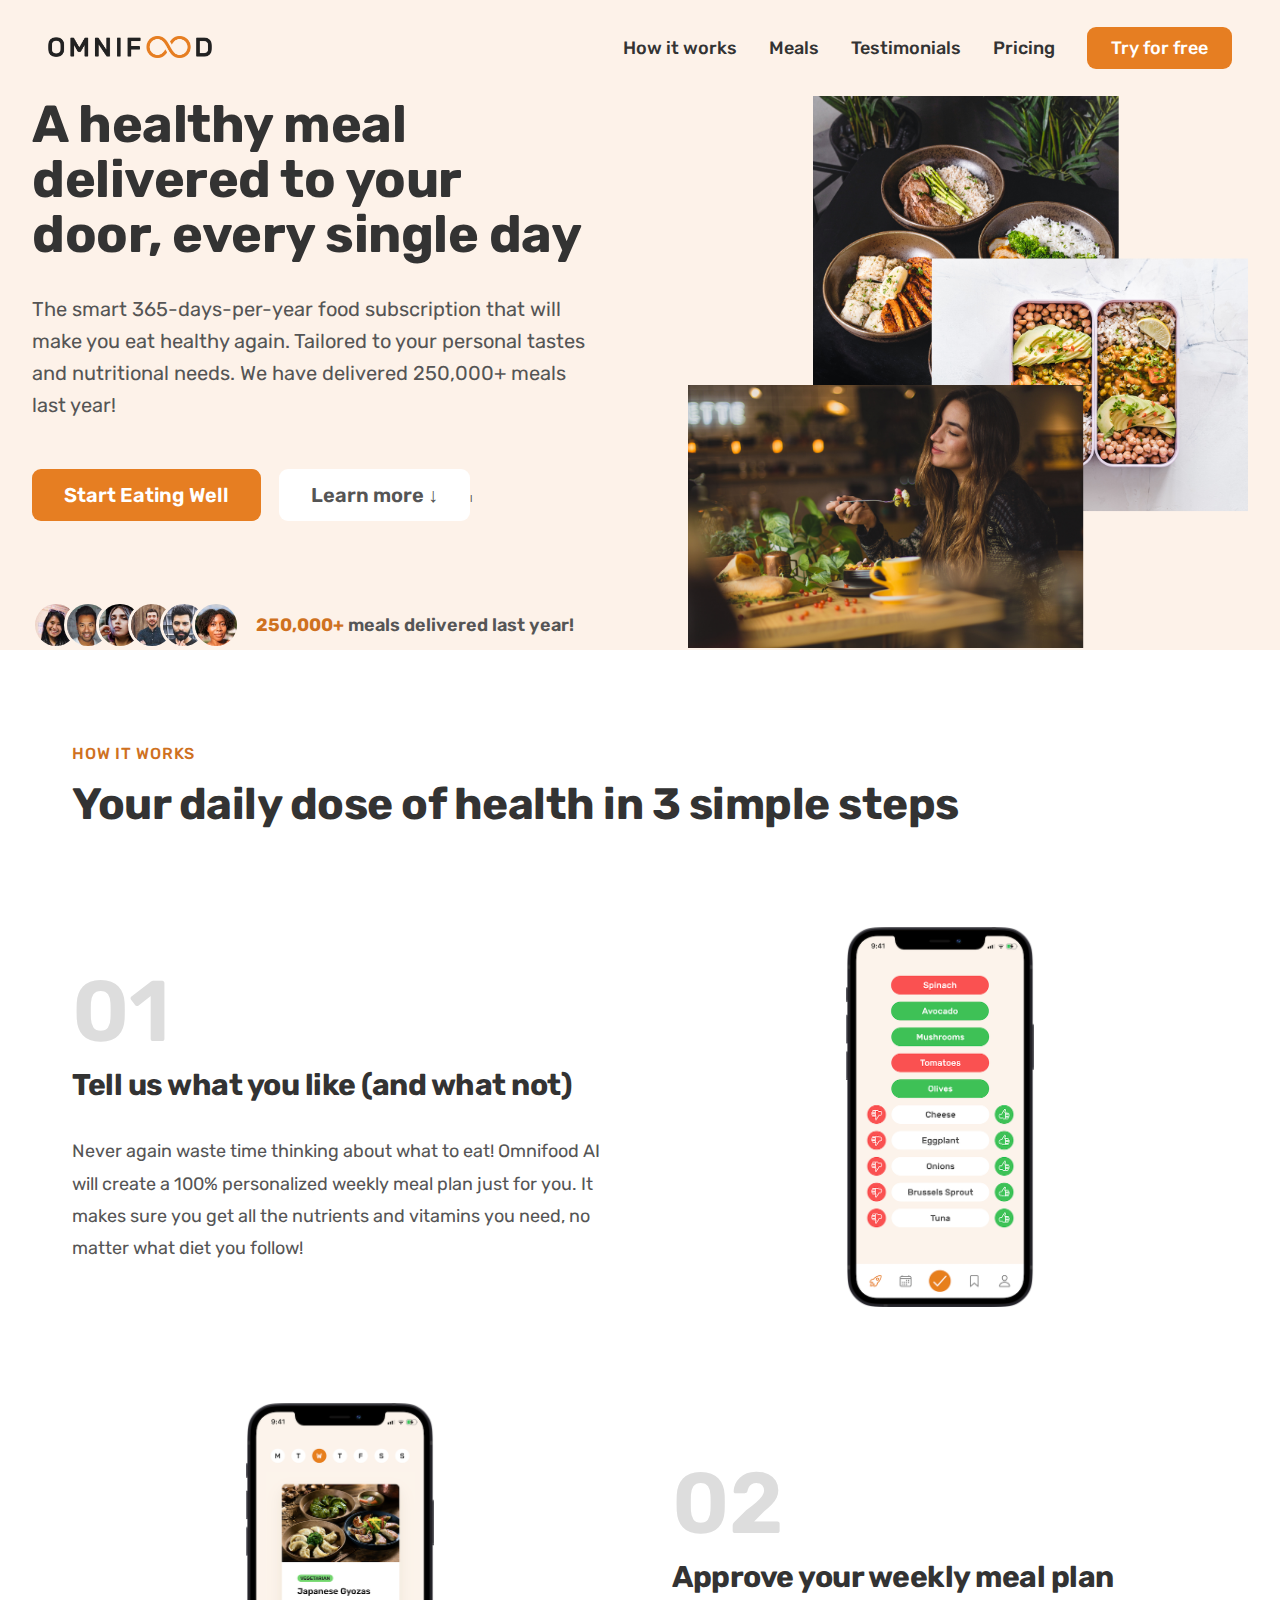
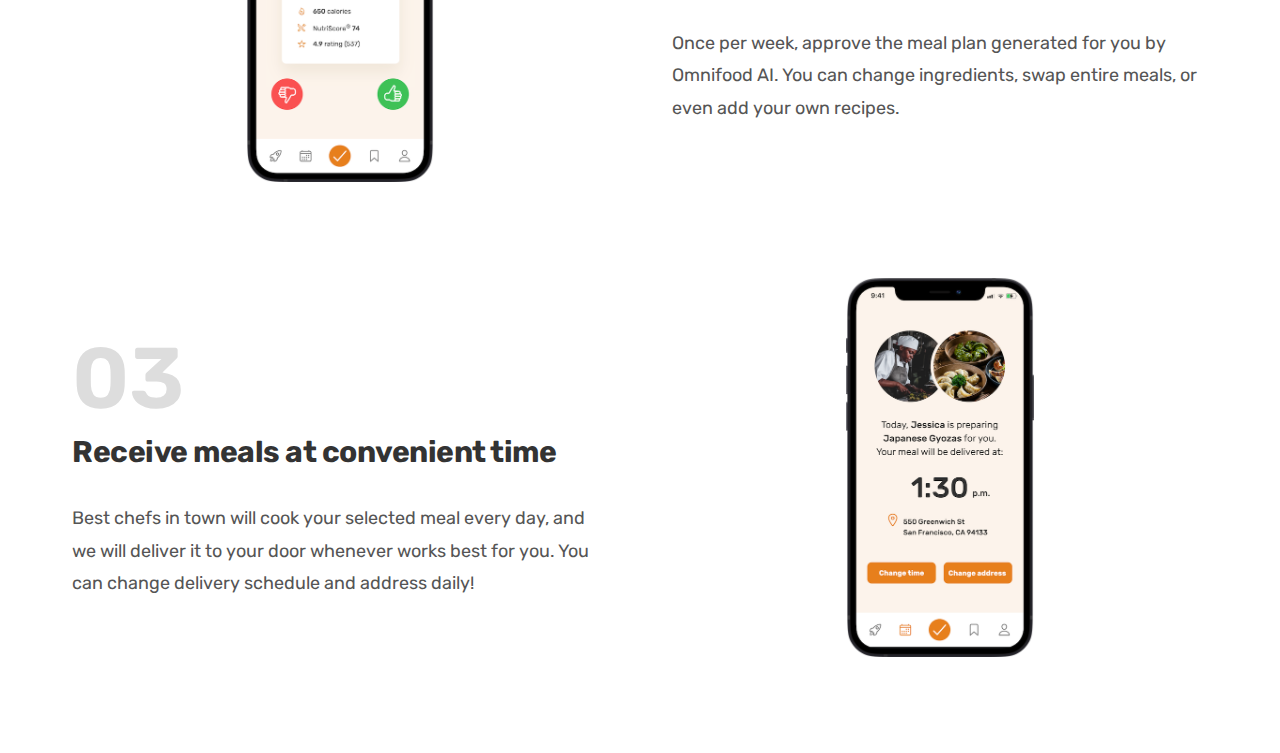
<file: 07-Omnifood-Desktop/index.html>
<!DOCTYPE html>
<html lang="en">
<head>
  <meta charset="UTF-8">
  <meta name="viewport" content="width=device-width, initial-scale=1.0">
  <link rel="preconnect" href="https://fonts.googleapis.com">
  <link rel="preconnect" href="https://fonts.gstatic.com" crossorigin>
  <link href="https://fonts.googleapis.com/css2?family=Rubik:wght@400;500;600;700&display=swap" rel="stylesheet">
  <link rel="stylesheet" href="./css/style.css">
  <title>Omnifood</title>
</head>
<body>
  <header class="header">
    <a href="#">
      <img class="logo" alt="Omnifood logo" src="img/omnifood-logo.png" />
    </a>
    <nav class="main-nav">
      <ul class="main-nav-list">
        <li><a class="main-nav-link" href="#">How it works</a></li>
        <li><a class="main-nav-link" href="#">Meals</a></li>
        <li><a class="main-nav-link" href="#">Testimonials</a></li>
        <li><a class="main-nav-link" href="#">Pricing</a></li>
        <li><a class="main-nav-link nav-cta" href="#">Try for free</a></li>
      </ul>
    </nav>
  </header>
  <section class="section-hero">
    <div class="hero">

      <div class="hero-text-box">
        <h1 class="heading-primary">
          A healthy meal delivered to your door, every single day
        </h1>
        <p class="hero-description">
          The smart 365-days-per-year food subscription that will make you eat healthy again. Tailored to your personal tastes and nutritional needs. We have delivered 250,000+ meals last year!
        </p>
        <a href="#" class="btn btn--full margin-right-sm">Start Eating Well</a>
        <a href="#" class="btn btn--outline">Learn more &darr;</a>l
        <div class="delivered-meals">
          <div class="delivered-imgs">
            <img src="img/customers/customer-1.jpg" alt="Customer photo" />
            <img src="img/customers/customer-2.jpg" alt="Customer photo" />
            <img src="img/customers/customer-3.jpg" alt="Customer photo" />
            <img src="img/customers/customer-4.jpg" alt="Customer photo" />
            <img src="img/customers/customer-5.jpg" alt="Customer photo" />
            <img src="img/customers/customer-6.jpg" alt="Customer photo" />
          </div>
          <p class="delivered-text">
            <span>250,000+</span> meals delivered last year!
          </p>
        </div>
      </div>
      <div class="hero-img-box">
        <img src="img/hero.png" class="hero-img" alt="Woman enjoying food, meals in storage container, and food bowls on a table"/>
      </div>
    </div>
  </section>

  <section class="section-how">
    <div class="container">
      <span class="subheading">How it works</span>
      <h2 class="heading-secondary">
        Your daily dose of health in 3 simple steps
      </h2>
    </div>

    <div class="container grid grid--2-cols  grid--center-v">
      <!-- step 01 -->
      <div class="step-text-box">
        <p class="step-number">01</p>
        <h3 class="heading-tertiary">
          Tell us what you like (and what not)
        </h3>
        <p class="step-description">
          Never again waste time thinking about what to eat! Omnifood AI
          will create a 100% personalized weekly meal plan just for you. It
          makes sure you get all the nutrients and vitamins you need, no
          matter what diet you follow!
        </p>
      </div>
      <div class="step-img-box">
        <img src="img/app/app-screen-1.png"
        class="step-img" alt="iPhone app preferences selection screen"/>
      </div>
      <!-- step 02 -->
      <div class="step-img-box">
        <img src="img/app/app-screen-2.png"
        class="step-img" alt="iPhone app meal approving plan screen"/>
      </div>
      <div class="step-text-box">
        <p class="step-number">02</p>
        <h3 class="heading-tertiary">Approve your weekly meal plan</h3>
        <p class="step-description">
          Once per week, approve the meal plan generated for you by Omnifood
          AI. You can change ingredients, swap entire meals, or even add
          your own recipes.
        </p>
      </div>
      <!-- step 03 -->
      <div class="step-text-box">
        <p class="step-number">03</p>
        <h3 class="heading-tertiary">Receive meals at convenient time</h3>
        <p class="step-description">
          Best chefs in town will cook your selected meal every day, and we
          will deliver it to your door whenever works best for you. You can
          change delivery schedule and address daily!
        </p>
      </div>
      <div class="step-img-box">
        <img src="img/app/app-screen-3.png"
        class="step-img" alt="iPhone app delivery screen"/>
      </div>
    </div>
  </section>
</body>
</html>
</file>
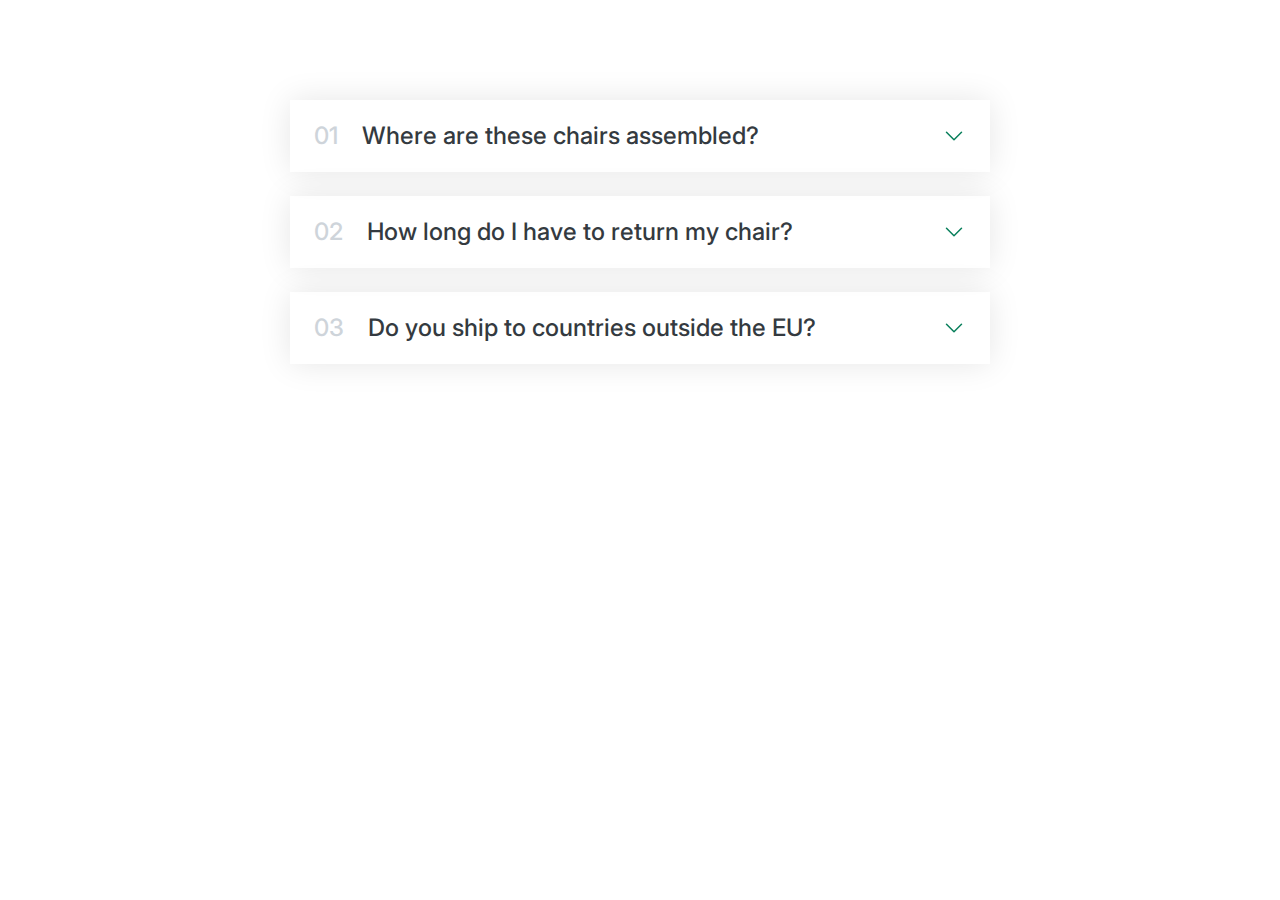
<file: 01-accordian.html>
<!DOCTYPE html>
<html lang="en">

<head>
  <meta charset="UTF-8">
  <meta name="viewport" content="width=device-width, initial-scale=1.0">
  <title>Accordian Component</title>
  <link href="https://fonts.googleapis.com/css2?family=Inter:wght@400;500;700&display=swap" rel="stylesheet" />
  <link rel="stylesheet" href="styleAccordian.css" />
  <script src="01-accordian.js"></script>
</head>

<body>
  <div class="accordion" id="example1234">
    <div class="item" id="1" onclick="whichItem(1)">
      <p class="number">01</p>
      <p class="text">Where are these chairs assembled?</p>
      <svg xmlns="http://www.w3.org/2000/svg" fill="none" viewBox="0 0 24 24" stroke-width="1.5" stroke="currentColor"
        class="icon">
        <path stroke-linecap="round" stroke-linejoin="round" d="M19.5 8.25l-7.5 7.5-7.5-7.5" />
      </svg>
      <div class="hidden-box">
        <p>
          Lorem ipsum dolor sit amet consectetur adipisicing elit. Adipisci voluptatibus fugiat in fugit quisquam
          placeat
          iusto tempora molestiae eligendi. Nemo, magnam. Numquam, dignissimos odit maxime voluptatem explicabo quae
          delectus illum?
        </p>
        <ul>
          <li>Lorem ipsum dolor sit amet consectetur adipisicing possimus elit. </li>
          <li>Architecto necessitatibus dignissimos iusto repudiandae cupiditate</li>
          <li>praesentium cum laudantium cupiditate, blanditiis deleniti assumenda</li>
          <li>exercitationem? Aut necessitatibus blanditiis consequatur veniam? </li>
        </ul>
      </div>
    </div>

    <div class="item" id="2" onclick="whichItem(2)">
      <p class="number">02</p>
      <p class="text">How long do I have to return my chair?</p>
      <svg xmlns="http://www.w3.org/2000/svg" fill="none" viewBox="0 0 24 24" stroke-width="1.5" stroke="currentColor"
        class="icon">
        <path stroke-linecap="round" stroke-linejoin="round" d="M19.5 8.25l-7.5 7.5-7.5-7.5" />
      </svg>
      <div class="hidden-box">
        <p>
          Lorem ipsum dolor sit amet consectetur adipisicing elit. Adipisci voluptatibus fugiat in fugit quisquam
          placeat
          iusto tempora molestiae eligendi. Nemo, magnam. Numquam, dignissimos odit maxime voluptatem explicabo quae
          delectus illum?
        </p>
        <ul>
          <li>Lorem ipsum dolor sit amet consectetur adipisicing possimus elit. </li>
          <li>Architecto necessitatibus dignissimos iusto repudiandae cupiditate</li>
          <li>praesentium cum laudantium cupiditate, blanditiis deleniti assumenda</li>
          <li>exercitationem? Aut necessitatibus blanditiis consequatur veniam? </li>
        </ul>
      </div>
    </div>
    <div class="item" id="3" onclick="whichItem(3)">
      <p class="number">03</p>
      <p class="text">Do you ship to countries outside the EU?</p>
      <svg xmlns="http://www.w3.org/2000/svg" fill="none" viewBox="0 0 24 24" stroke-width="1.5" stroke="currentColor"
        class="icon">
        <path stroke-linecap="round" stroke-linejoin="round" d="M19.5 8.25l-7.5 7.5-7.5-7.5" />
      </svg>
      <div class="hidden-box">
        <p>
          Lorem ipsum dolor sit amet consectetur adipisicing elit. Adipisci voluptatibus fugiat in fugit quisquam
          placeat
          iusto tempora molestiae eligendi. Nemo, magnam. Numquam, dignissimos odit maxime voluptatem explicabo quae
          delectus illum?
        </p>
        <ul>
          <li>Lorem ipsum dolor sit amet consectetur adipisicing possimus elit. </li>
          <li>Architecto necessitatibus dignissimos iusto repudiandae cupiditate</li>
          <li>praesentium cum laudantium cupiditate, blanditiis deleniti assumenda</li>
          <li>exercitationem? Aut necessitatibus blanditiis consequatur veniam? </li>
        </ul>
      </div>
    </div>
  </div>

  <!-- <div id="example1234"></div> -->

</body>

</html>
</file>
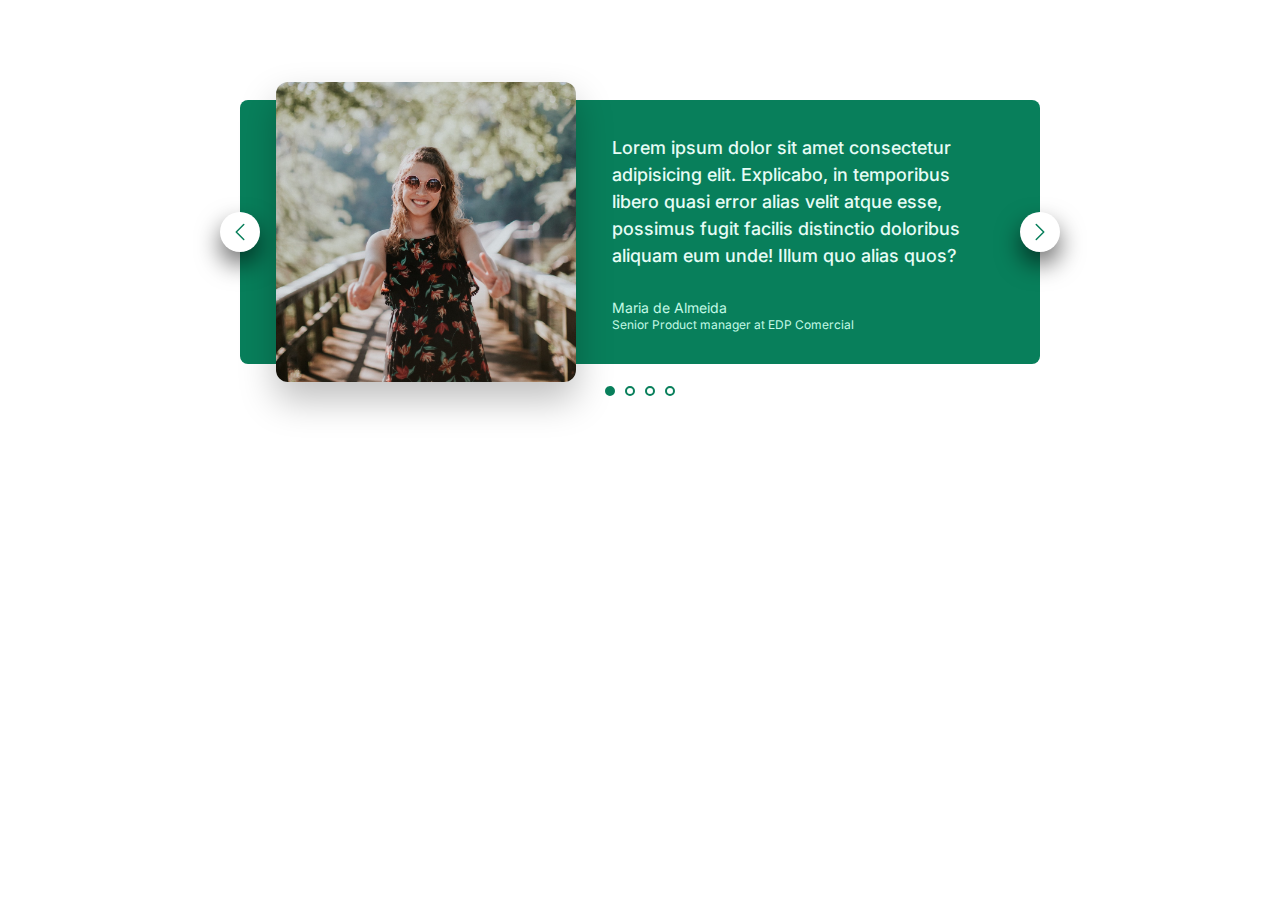
<file: 02-carousel.html>
<!DOCTYPE html>
<html lang="en">

<head>
  <meta charset="UTF-8">
  <meta name="viewport" content="width=device-width, initial-scale=1.0">
  <title>Carousel Component</title>
  <link href="https://fonts.googleapis.com/css2?family=Inter:wght@400;500;700&display=swap" rel="stylesheet" />
  <link rel="stylesheet" href="02-carousel.css" />
</head>

<body>
<div class="carousel">
  <img src="maria.jpg" alt="Maria"/>
  <blockquote class="testmonial">
    <p class="testmonial-text">
      Lorem ipsum dolor sit amet consectetur adipisicing elit. Explicabo, in temporibus libero quasi error alias velit atque esse, possimus fugit facilis distinctio doloribus aliquam eum unde! Illum quo alias quos?
    </p>
    <p class="testmonial-author">Maria de Almeida</p>
    <p class="testmonial-job">Senior Product manager at EDP Comercial</p>
  </blockquote>
  <button class="btn btn--left">
    <svg xmlns="http://www.w3.org/2000/svg" fill="none" viewBox="0 0 24 24" stroke-width="1.5" stroke="currentColor" class="btn-icon">
      <path stroke-linecap="round" stroke-linejoin="round" d="M15.75 19.5L8.25 12l7.5-7.5" />
    </svg>
    
  </button>
  <button class="btn btn--right">
    <svg xmlns="http://www.w3.org/2000/svg" fill="none" viewBox="0 0 24 24" stroke-width="1.5" stroke="currentColor" class="btn-icon">
      <path stroke-linecap="round" stroke-linejoin="round" d="M8.25 4.5l7.5 7.5-7.5 7.5" />
    </svg>
  </button>
   <div class="dots">
    <button class="dot dot--fill">&nbsp;</button>
    <button class="dot">&nbsp;</button>
    <button class="dot">&nbsp;</button>
    <button class="dot">&nbsp;</button>
   </div>
</div>
</body>

</html>
</file>
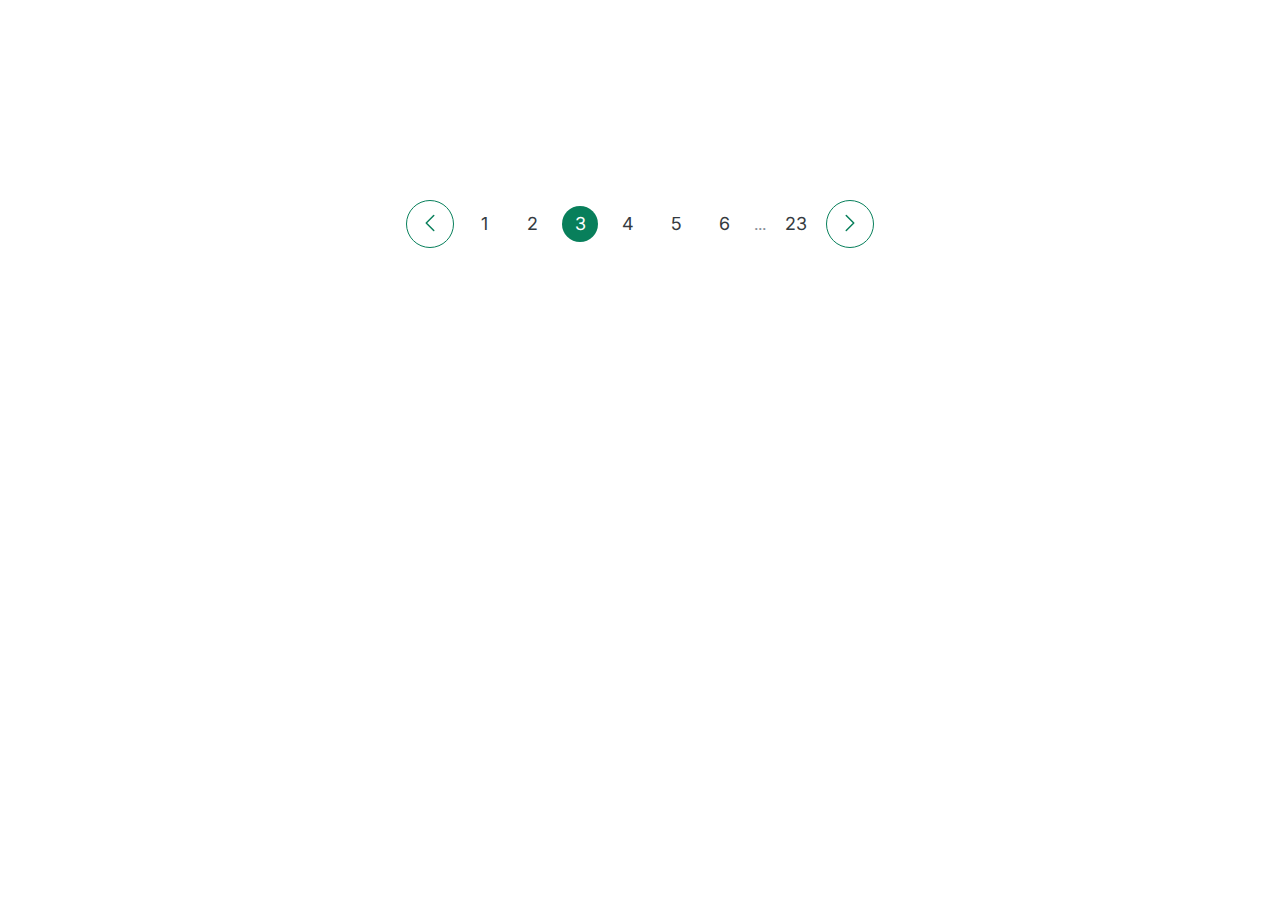
<file: pagination.html>
<!DOCTYPE html>
<html lang="en">

<head>
  <meta charset="UTF-8">
  <meta name="viewport" content="width=device-width, initial-scale=1.0">
  <title>Pagination</title>
  
  <link href="https://fonts.googleapis.com/css2?family=Inter:wght@400;500;700&display=swap" rel="stylesheet" />
  <link ref="stylesheet" href="./pagination.css" />

  <style>
 * {
  margin: 0;
  padding: 0;
  box-sizing: border-box;
}

/* ------------------------ */
/* GENERAL STYLES */
/* ------------------------ */
body {
  font-family: "Inter", sans-serif;
  color: #343a40;
  /* border-bottom: 8px solid #087f5b; */
  line-height: 1;
  display: flex;
  justify-content: center;
}

.pagination{
  display: flex;
  align-items: center;
  gap:12px;
  margin-top: 200px;
}

.btn {
  border:1px solid #087f5b;
  height:48px;
  width:48px;
  border-radius:50%;
  cursor: pointer;
  background: none;
}

.btn-icon {
  height: 24px;
  width: 24px;
  stroke: #087f5b;
}

.btn:hover{
  background-color: #087f5b;
}

.btn:hover .btn-icon{
  stroke: #fff;
}

.page-link:link,
.page-link:visited {
  text-decoration: none;
  /* background-color: red; */
  color: #343a40;
  font-size: 18px;
  height: 36px;
  width:36px;
  display: flex;
  align-items: center;
  justify-content: center;
  border-radius: 50%;
}

.page-link:hover,
.page-link:active,
.page-link.page-link--current {
background-color: #087f5b;
color:#fff;
}

.dots {
  color:#868e96 ;
}

  </style>
</head>

<body>
  <div class="pagination">
    <button class="btn">
      <svg xmlns="http://www.w3.org/2000/svg" fill="none" viewBox="0 0 24 24" stroke-width="1.5" stroke="currentColor"
        class="btn-icon">
        <path stroke-linecap="round" stroke-linejoin="round" d="M15.75 19.5L8.25 12l7.5-7.5" />
      </svg>
    </button>
    <a href="#" class="page-link">1</a>
    <a href="#" class="page-link">2</a>
    <a href="#" class="page-link page-link--current">3</a>
    <a href="#" class="page-link">4</a>
    <a href="#" class="page-link">5</a>
    <a href="#" class="page-link">6</a>
    <span class="dots">...</span>
    <a href="#" class="page-link">23</a>
    <button class="btn">
      <svg xmlns="http://www.w3.org/2000/svg" fill="none" viewBox="0 0 24 24" stroke-width="1.5" stroke="currentColor" class="btn-icon">
        <path stroke-linecap="round" stroke-linejoin="round" d="M8.25 4.5l7.5 7.5-7.5 7.5" />
      </svg>
      
    </button>
  </div>
</body>

</html>
</file>
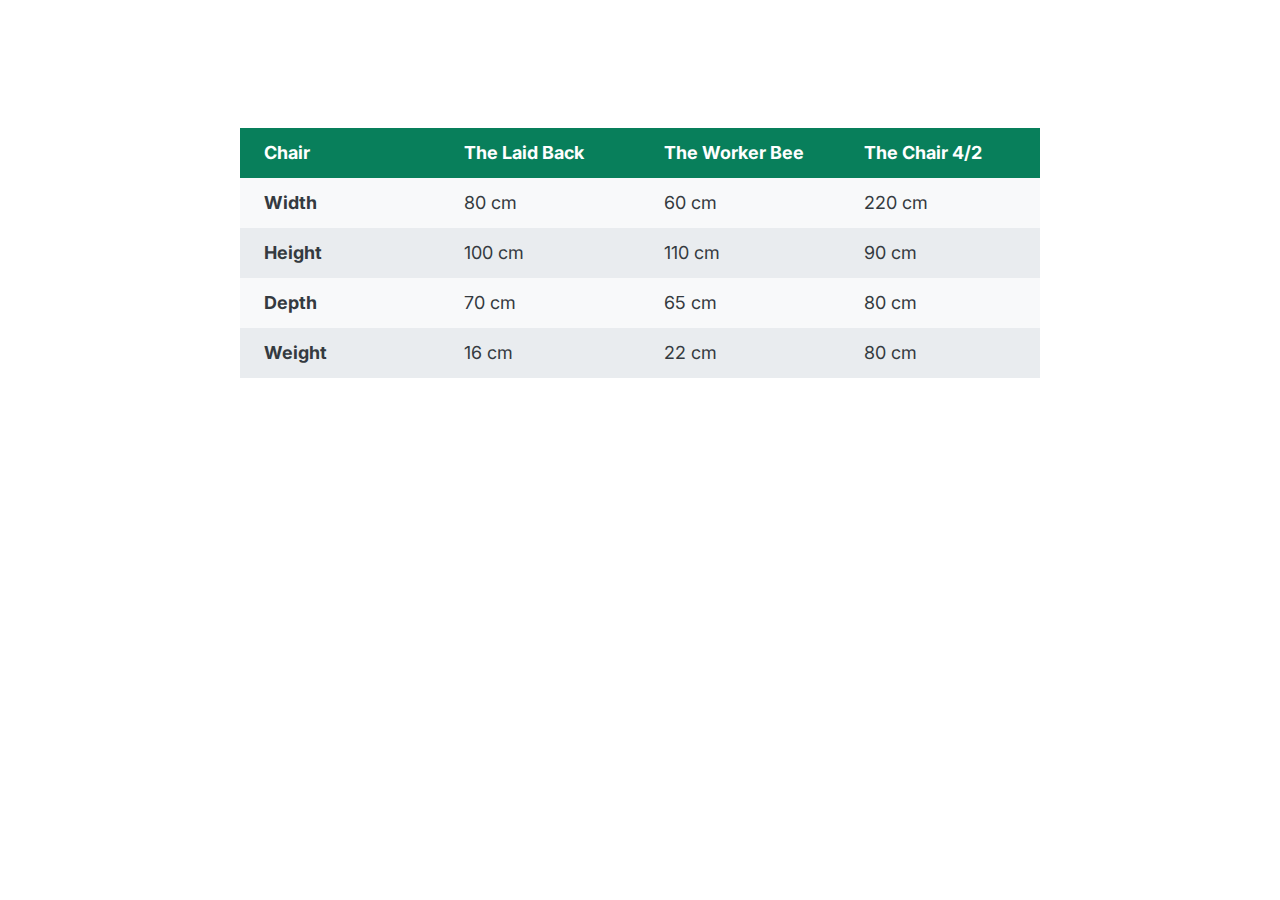
<file: 03-table/03-table.html>
<!DOCTYPE html>
<html lang="en">

<head>
  <meta charset="UTF-8">
  <meta name="viewport" content="width=device-width, initial-scale=1.0">
  <link rel="stylesheet" href="./03-table.css">
  <link href="https://fonts.googleapis.com/css2?family=Inter:wght@400;500;700&display=swap" rel="stylesheet" />
  <title>Table</title>
</head>

<body>
  <table>
    <thead>
      <tr>
        <th>Chair</th>
        <th>The Laid Back</th>
        <th>The Worker Bee</th>
        <th>The Chair 4/2</th>
      </tr>
    </thead>
    <tbody>
      <tr>
        <th>Width</th>
        <td>80 cm</td>
        <td>60 cm</td>
        <td>220 cm</td>
      </tr>
      <th>Height</th>
      <td>100 cm</td>
      <td>110 cm</td>
      <td>90 cm</td>
      </tr>
      <th>Depth</th>
      <td>70 cm</td>
      <td>65 cm</td>
      <td>80 cm</td>
      </tr>
      <th>Weight</th>
      <td>16 cm</td>
      <td>22 cm</td>
      <td>80 cm</td>
      </tr>
    </tbody>
  </table>
</body>

</html>
</file>
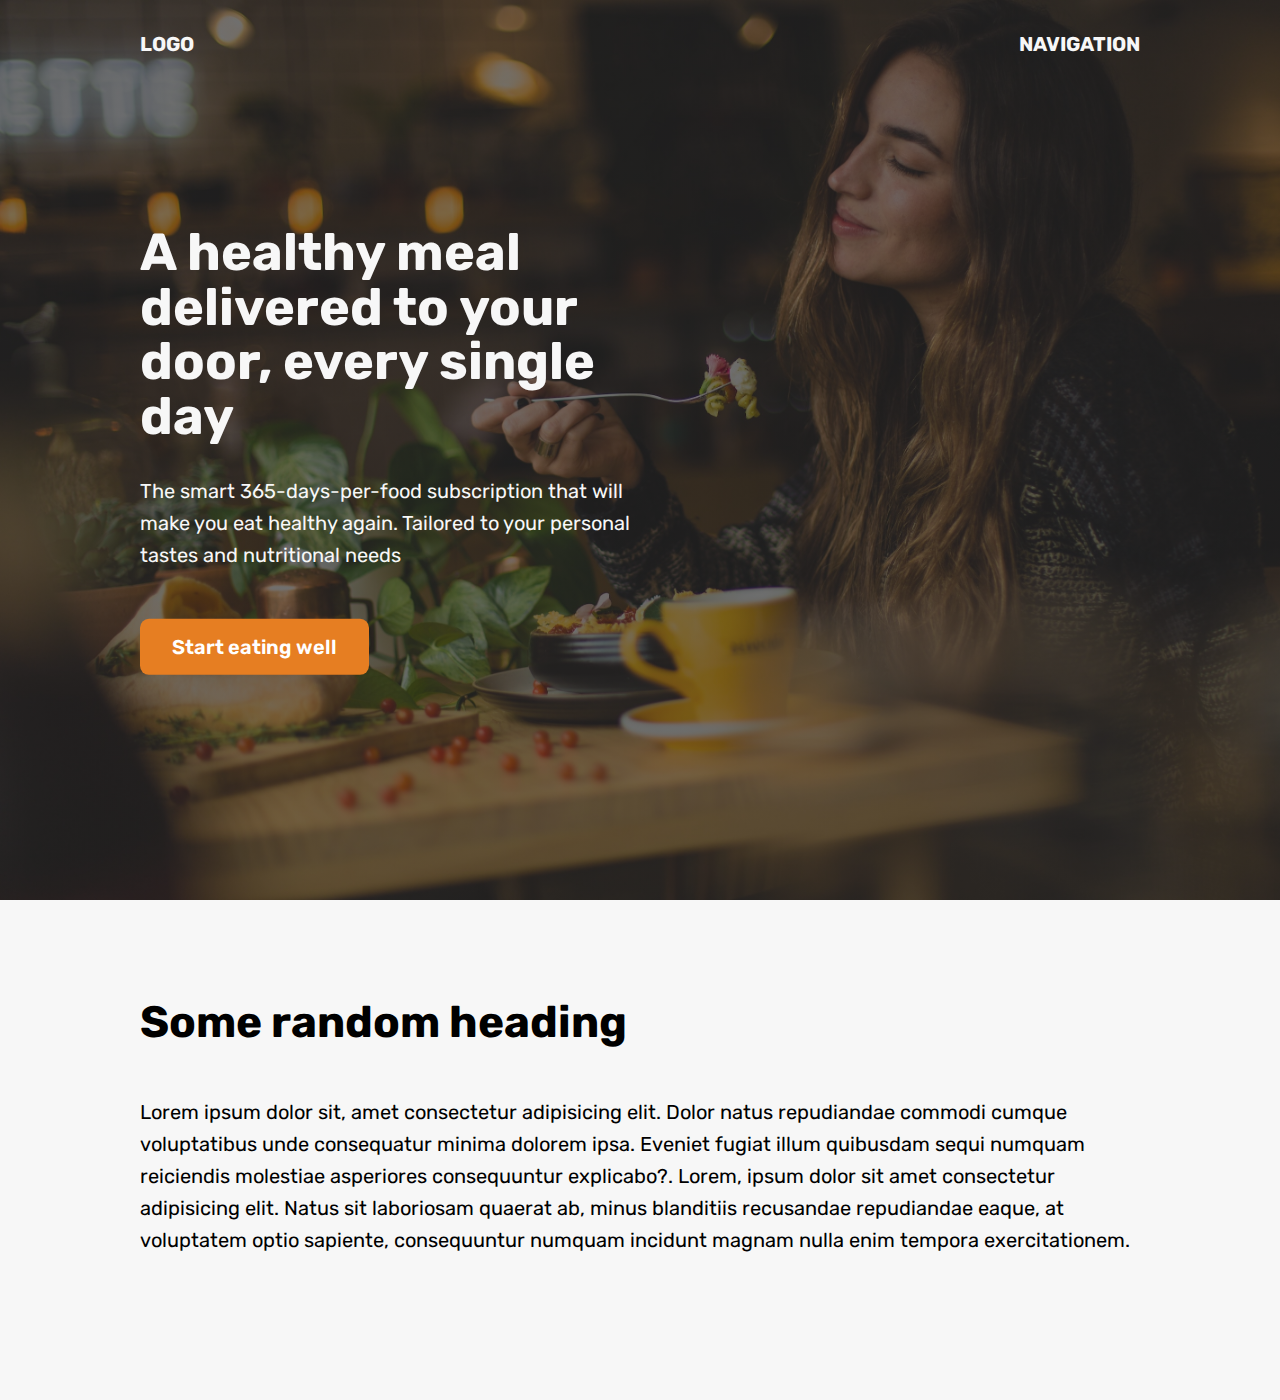
<file: 05-hero page/hero.html>
<!DOCTYPE html>
<html lang="en">
<head>
  <meta charset="UTF-8">
  <meta name="viewport" content="width=device-width, initial-scale=1.0">
  <title>Omnifood Hero Section</title>
  <link rel="preconnect" href="https://fonts.googleapis.com">
<link href="https://fonts.googleapis.com/css2?family=Rubik:wght@400;500;700&display=swap" rel="stylesheet">
<link rel="stylesheet" href="./hero.css">
</head>
<body>
  <header>
    <nav class="container">
      <div>LOGO</div>
      <div>NAVIGATION</div>
    </nav>

    <div class="header-container">
<div class="header-container-inner">

  <h1>A healthy meal delivered to your door, every single day</h1>
  <p>
    The smart 365-days-per-food subscription that will make you eat 
    healthy again. Tailored to your personal tastes and nutritional needs
  </p>
  <a href="#" class="btn">Start eating well</a>
</div>
</div>      
  </header>

  <section>
    <div class="container">
      <h2>Some random heading</h2>
      <p>Lorem ipsum dolor sit, amet consectetur adipisicing elit. Dolor natus repudiandae commodi cumque voluptatibus unde consequatur minima dolorem ipsa. Eveniet fugiat illum quibusdam sequi numquam reiciendis molestiae asperiores consequuntur explicabo?. Lorem, ipsum dolor sit amet consectetur adipisicing elit. Natus sit laboriosam quaerat ab, minus blanditiis recusandae repudiandae eaque, at voluptatem optio sapiente, consequuntur numquam incidunt magnam nulla enim tempora exercitationem.</p>
    </div>
  </section>
</body>
</html>
</file>
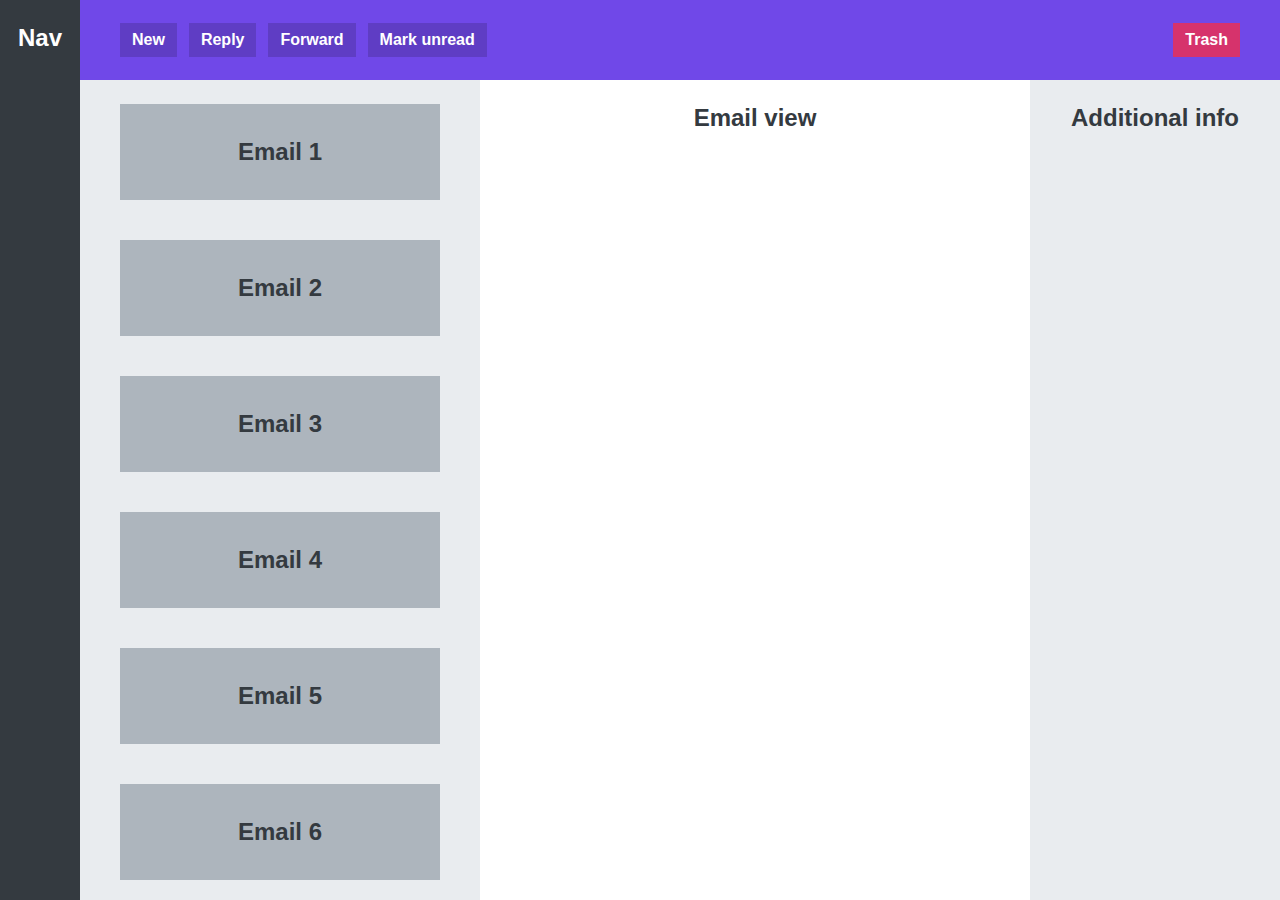
<file: 06-app-layout/app-layout.html>
<!DOCTYPE html>
<html lang="en">

<head>
  <meta charset="UTF-8">
  <meta name="viewport" content="width=device-width, initial-scale=1.0">
  <title>App Layout</title>
  <link rel="stylesheet" href="app-layout.css">
</head>

<body>
  <nav>Nav</nav>
  <menu>
    <button>New</button>
    <button>Reply</button>
    <button>Forward</button>
    <button>Mark unread</button>
    <button>Trash</button>
  </menu>
  <section>
    <div class="email">Email 1</div>
    <div class="email">Email 2</div>
    <div class="email">Email 3</div>
    <div class="email">Email 4</div>
    <div class="email">Email 5</div>
    <div class="email">Email 6</div>
    <div class="email">Email 7</div>
    <div class="email">Email 8</div>
    <div class="email">Email 9</div>
    <div class="email">Email 10</div>
  </section>
  <main>Email view</main>
  <aside>Additional info</aside>
</body>

</html>
</file>
<file: 07-Omnifood-Desktop/css/style.css>
/*
--- 01 TYPOGRAPHY SYSTEM

- Font sizes (px)
10 / 12 / 14 / 16 / 18 / 20 / 24 / 30 / 36 / 44 / 52 / 62 / 74 / 86 / 98

- Font weights
Default: 400
Medium: 500
Semi-bold: 600
Bold: 700

- Line heights
Default: 1
Small: 1.05
Medium: 1.2
Paragraph default: 1.6

- Letter spacing
-0.5px
0.75px

--- 02 COLORS

- Primary: #e67e22
- Tints:
#fdf2e9
#fae5d3
#eb984e

- Shades: 
#cf711f
#45260a

- Accents:
- Greys

#888
#767676 (lightest grey allowed on #fff)
#6f6f6f (lightest grey allowed on #fdf2e9)
#555
#333

--- 05 SHADOWS

0 2.4rem 4.8rem rgba(0, 0, 0, 0.075);

--- 06 BORDER-RADIUS

Default: 9px
Medium: 11px

--- 07 WHITESPACE

- Spacing system (px)
2 / 4 / 8 / 12 / 16 / 24 / 32 / 48 / 64 / 80 / 96 / 128
*/

* {
  padding: 0;
  margin: 0;
  box-sizing: border-box;
}

html {
  font-size: 62.5%;
}

body {
  font-family: 'Rubik', sans-serif;
  line-height: 1;
  color: #555;
  font-weight: 400;
}

.header {
  display: flex;
  justify-content: space-between;
  align-items: center;
  background-color: #fdf2e9;

  /* Because we want header to be sticky later */
  height: 9.6rem;
  padding: 0 4.8rem;
}

.logo {
  height: 2.2rem;
}

.heading-primary,
.heading-secondary,
.heading-tertiary{
  font-weight:700;
  color:#333;
  /* color:#45260a; */
  letter-spacing: -0.5px;

}

.heading-primary{
  font-size:5.2rem;
  line-height: 1.05;
  margin-bottom: 3.2rem;
}

.heading-secondary{
  font-size:4.4rem;
  line-height: 1.2;
  margin-bottom: 9.6rem;
}

.heading-tertiary {
  font-size: 3rem; 
  line-height: 1.2;
  margin-bottom: 3.2rem;
}

.subheading {
  display: block;
  font-size: 1.6rem;
  font-weight: 500;
  color: #cf711f;
  text-transform: uppercase;
  margin-bottom: 1.6rem;
  letter-spacing: 0.75px;
}



/**************************/
/* NAVIGATION */
/**************************/

.main-nav-list {
  list-style: none;
  display: flex;
  align-items: center;
  gap: 3.2rem;
}

.main-nav-link:link,
.main-nav-link:visited {
  display: inline-block;
  text-decoration: none;
  color: #333;
  font-weight: 500;
  font-size: 1.8rem;
  transition: all 0.3s;
}

.main-nav-link:hover,
.main-nav-link:active {
  color: #cf711f;
}

.main-nav-link.nav-cta:link,
.main-nav-link.nav-cta:visited {
  padding: 1.2rem 2.4rem;
  border-radius: 9px;
  color: #fff;
  background-color: #e67e22;
}

.main-nav-link.nav-cta:hover,
.main-nav-link.nav-cta:active {
  background-color: #cf711f;
}

/**************************/
/* HERO SECTION */
/**************************/


.section-hero {
  background-color: #fdf2e9;
  padding: 4.8 rem 0 9.6rem 0;
}

.hero {
  max-width: 130rem;
  margin: 0 auto;
  padding: 0 3.2rem;
  display: grid;
  grid-template-columns: 1fr 1fr;
  align-items: center;
  gap: 9.6rem;
}

/* .heading-primary {
  font-size: 5.2rem;
  font-weight: 700;
  line-height: 1.05;
  color: #333;
  letter-spacing: -0.5px;
  margin-bottom: 3.2rem;
} */

.hero-description {
  font-size: 2rem;
  line-height: 1.6;
  margin-bottom: 4.8rem;
}

.btn:link,
.btn:visited {
  display: inline-block;
  background-color: #e67e22;
  font-size: 2rem;
  color: #fff;
  padding: 1.6rem 3.2rem;
  border-radius: 9px;
  text-decoration: none;
  font-weight: 600;
  /* put transistion on original state */
  transition: all 0.3s;
}

.btn--full:link,
.btn--full:visited {
  background-color: #e67e22;
  color: #fff;
}

.btn--full:hover,
.btn--full:active {
  background-color: #cf711f;
}

.btn--outline:link,
.btn--outline:visited {
  background-color: #fff;
  color: #555;
}

.btn--outline:hover,
.btn--outline:active {
  background-color: #fdf2e9;
  /* border: 3px solid #fff; */
  /* Trick to add border inside */
  box-shadow: inset 0 0 0 3px #fff;
}

.hero-img {
  width: 100%;
}

.margin-right-sm {
  margin-right: 1.6rem !important;
}

.delivered-meals {
  display: flex;
  align-items: center;
  gap: 1.6rem;
  margin-top: 8rem;
}

.delivered-imgs {
  display: flex;
}

.delivered-imgs img {
  height: 4.8rem;
  width: 4.8rem;
  border-radius: 50%;
  margin-right: -1.6rem;
  border: 3px solid #fdf2e9;
}

.delivered-imgs img:last-child {
  margin: 0;
}

.delivered-text {
  font-size: 1.8rem;
  font-weight: 600;
}

.delivered-text span {
  color: #cf711f;
  font-weight: 700;
}



/**************************/
/* HOW IT WORKS SECTION */
/**************************/

.section-how {
  padding: 9.6rem 0;
  /* background-color: orangered; */
}

/* reusable styles */

.container{
  max-width: 120rem;
  margin: 0 auto;
  padding: 0 3.2rem;
}

.grid {
  display: grid;
 row-gap: 9.6rem;
 column-gap:6.4rem;
 align-items: center;
  /* grid-template-columns: repeat(2, 1fr);  */
}
.grid:not(:last-child) {
  margin-bottom: 9.6rem;
}

.grid--2-cols {
  grid-template-columns: repeat(2, 1fr);
  /*1fr 1fr*/

}

.grid--3-cols {
  grid-template-columns: repeat(3, 1fr);
  /*1fr 1fr 1fr*/
}
.grid--center-v{

}

/* .section-how div div {
  font-size: 50px;
  padding: 100px;
  background-color: #333;
} */

/*

.section-how div div:nth-child(1) {
  background-color: aqua;
}

.section-how div div:nth-child(2) {
  background-color: blue;
}

.section-how div div:nth-child(3) {
  background-color: violet;
}

.section-how div div:nth-child(4) {
  background-color: yellow;
}

*/

.step-number{
  font-size:8.6rem;
  font-weight: 600;
  color:#ddd;
  margin-bottom:1.2rem;
}

.step-img{
  width:35%;
}

.step-img-box{
  /* margin :auto auto; */
  display: flex;
  justify-content: center;
  align-items: center;
}

.step-description {
  font-size: 1.8rem;
  line-height: 1.8;
}
</file>
<file: styleAccordian.css>
/*
SPACING SYSTEM (px)
2 / 4 / 8 / 12 / 16 / 24 / 32 / 48 / 64 / 80 / 96 / 128

FONT SIZE SYSTEM (px)
10 / 12 / 14 / 16 / 18 / 20 / 24 / 30 / 36 / 44 / 52 / 62 / 74 / 86 / 98
*/

/* 
MAIN COLOR: #087f5b
GREY COLOR: #343a40
*/

* {
  margin: 0;
  padding: 0;
  box-sizing: border-box;
}

/* ------------------------ */
/* GENERAL STYLES */
/* ------------------------ */
body {
  font-family: "Inter", sans-serif;
  color: #343a40;
  /* border-bottom: 8px solid #087f5b; */
  line-height: 1;
}

.accordion {
  width: 700px;
  margin: 100px auto;
  /* background-color: #343a40; */
}

.accordion {
  display: flex;
  flex-direction: column;
  gap: 24px;
}

.number,
.text {
  font-size: 24px;
  font-weight: 500;
  /* color: #087f5b; */
}

.number{
  color: #ced4da;
}

.icon {
  width: 24px;
  height: 24px;
  stroke: #087f5b
}

.hidden-box {
  grid-column :2;
  display: none;
}

.hidden-box p {
  line-height: 1.6;
  margin-bottom: 24px;
}

.hidden-box ul{
  color:#adb5bd;
  margin-left:20px;
  display: flex;
  flex-direction: column;
  gap:12px; 
  
}

.item {
  box-shadow: 0 0 32px rgba(0,0,0,0.1);
  padding: 24px;
  display: grid;
  grid-template-columns: auto 1fr auto;
  column-gap: 24px;
  row-gap:32px;
  align-items: center;
}

.open{
  border-top:4px solid #087f5b
}

.open .hidden-box {
  display: block;
}

.open .number,
.open .text{
  color: #087f5b;
}
</file>
<file: 02-carousel.css>
* {
  margin: 0;
  padding: 0;
  box-sizing: border-box;
}

/* ------------------------ */
/* GENERAL STYLES */
/* ------------------------ */
body {
  font-family: "Inter", sans-serif;
  color: #343a40;
  /* border-bottom: 8px solid #087f5b; */
  line-height: 1;
}

img {
  height: 200px;
  border-radius: 8px;
  transform: scale(1.5);
  box-shadow: 0 12px 24px rgba(0, 0, 0, 0.25);
}

.carousel {
  background-color: #087f5b;
  width: 800px;
  margin: 100px auto;
  border-radius: 8px;
  position: relative;
  padding: 32px 48px 32px 86px;
  display: flex;
  align-items: center;
  gap: 86px;
}

.testmonial-author {
  font-size: 14px;
  color: #c3fae6;
  margin-bottom: 4px;
}

.testmonial-text {
  font-size: 18px;
  font-weight: 500;
  line-height: 1.5;
  margin-bottom: 32px;
  color: #e6fcf5;
}

.testmonial-job {
  font-size: 12px;
  color: #c3fae6;
}

.btn {
  background-color: #fff;
  border: none;
  height: 40px;
  width: 40px;
  position: absolute;
  border-radius: 50%;
  display: flex;
  align-items: center;
  justify-content: center;
  box-shadow: 0 12px 24px rgba(0, 0, 0, 0.6);
  cursor: pointer;
}

.btn-icon {
  height: 24px;
  width: 24px;
  stroke: #087f5b;
}

.btn--left {
  /* In relation to parent element */
  left: 0;
  top: 50%;
  /* In relation to Element Itself */
  transform: translate(-50%, -50%);
}

.btn--right {
  right: 0;
  top: 50%;
  transform: translate(50%, -50%);
}

.dots {
  position: absolute;
  left: 50%;
  bottom: 0;
  transform: translate(-50%, 32px);
  display: flex;
  gap: 10px
}

.dot {
  height: 10px;
  width: 10px;
  background-color: #fff;
  border-radius: 50%;
  cursor: pointer;
  border: 2px solid #087f5b;
}

.dot--fill{
  background-color: #087f5b;
}
</file>
<file: 03-table/03-table.css>
/*
SPACING SYSTEM (px)
2 / 4 / 8 / 12 / 16 / 24 / 32 / 48 / 64 / 80 / 96 / 128

FONT SIZE SYSTEM (px)
10 / 12 / 14 / 16 / 18 / 20 / 24 / 30 / 36 / 44 / 52 / 62 / 74 / 86 / 98
*/

/* 
MAIN COLOR: #087f5b
GREY COLOR: #343a40
*/

* {
  margin: 0;
  padding: 0;
  box-sizing: border-box;
}

/* ------------------------ */
/* GENERAL STYLES */
/* ------------------------ */
body {
  font-family: "Inter", sans-serif;
  color: #343a40;
  /* border-bottom: 8px solid #087f5b; */
  line-height: 1;
}

thead th{
  background-color: #087f5b;
  color: #fff;
  width:25%;
}

table {
  width: 800px;
  margin: 10% auto auto auto;
  font-size: 18px;
  /* border: 1px solid #343a40; */
  border-collapse: collapse;
  /*if two border are there side by side they combine */
}

td,
th {
  /* border: 1px solid #343a40; */
  padding: 16px 24px;
  text-align: left;
}

tbody tr:nth-child(odd){
  background-color:#f8f9fa ;
}

tbody tr:nth-child(even){
  background-color:#e9ecef ;
}
</file>
<file: 05-hero page/hero.css>
*{
  font-family: 'Rubik',sans-serif;
  /* color:#444; */
  margin:0;
  padding:0;
  box-sizing: border-box;
}

nav {
  font-size: 20px;
  font-weight: 700;
  display: flex;
  justify-content: space-between;
  /* background-color: green; */
  /* background-image: linear-gradient(to right, red, blue); */
  padding-top:32px
}

h1{
  font-size: 52px;
  margin-bottom: 32px;
  line-height: 1.05;
}

p{
  font-size: 20px;
  line-height: 1.6;
  margin-bottom: 48px;
}

.btn:link,
.btn:visited{
  font-size: 20px;
  font-weight: 600;
  text-decoration: none;
  background-color: #e67e22;
  color: #fff;
  padding: 16px 32px;
  display: inline-block;
  border-radius: 9px;
}

h2{
  font-size: 44px;
  margin-bottom: 48px;
}

section{
padding: 96px 0;
background-color: #f7f7f7;
}

.container{
  margin:0 auto;
  width:1000px;
}

header{
  /* background-color: orangered; */
  height: 100vh;
  position: relative;
  background-image:linear-gradient(rgba(34,34,34,0.6),rgba(34,34,34,0.6)),url(../hero.jpg) ;
background-size:cover;
color: #f7f7f7;
}

.header-container{
  width: 1000px;
  position: absolute;

  /* In relation to parent size */
  left:50%;
  top:50%;

  /* In relation to Element size */
  transform: translate(-50%,-50%);
}

.header-container-inner {
  width: 50%;
}
</file>
<file: 06-app-layout/app-layout.css>
*{
  margin: 0;
  padding: 0;
  box-sizing: border-box;
}

body{
  font-family: sans-serif;
  color:#343a40;
  font-size: 24px;
  height: 100vh;
  text-align: center;
  font-weight: bold;
  display: grid;
  grid-template-columns: 80px 400px 1fr 250px;
  grid-template-rows: 80px 1fr;
}

nav{
  background-color: #343a40;

  /* to ocuppy all rows in a column */
  grid-row:1/-1;
  color:white;
}

menu{
  background-color:#7048e8 ;
  color: #fff;
  /* to ocuppy space from 2nd column to last */
  grid-column: 2/-1;
  display: flex;
  align-items: center;
  /* justify-content: center; */
  gap:12px;
  padding: 0 40px;
}

button{
  display: inline-block;
  font-size: 16px;
  font-weight: bold;
  background-color: #5f3dc4;
  border:none;
  cursor:pointer;
  color: #fff;
  padding: 8px 12px;
}

menu button:last-child{
  background-color: #d6336c;
  margin-left:auto ;
}

section{
  background-color: #e9ecef;
  padding: 40px;
  /* css property */
  overflow: scroll;

  display: flex;
  flex-direction: column;
  gap: 40px;
}

.email{
  background-color: #adb5bd;
  height: 96px;
  /* margin-bottom: 10px; */
  display: flex;
  justify-content: center;
  align-items: center;
  flex-shrink: 0;
}

aside{
  background-color: #e9ecef;
}

nav,section,main,aside{
  padding-top: 24px;
}
</file>
